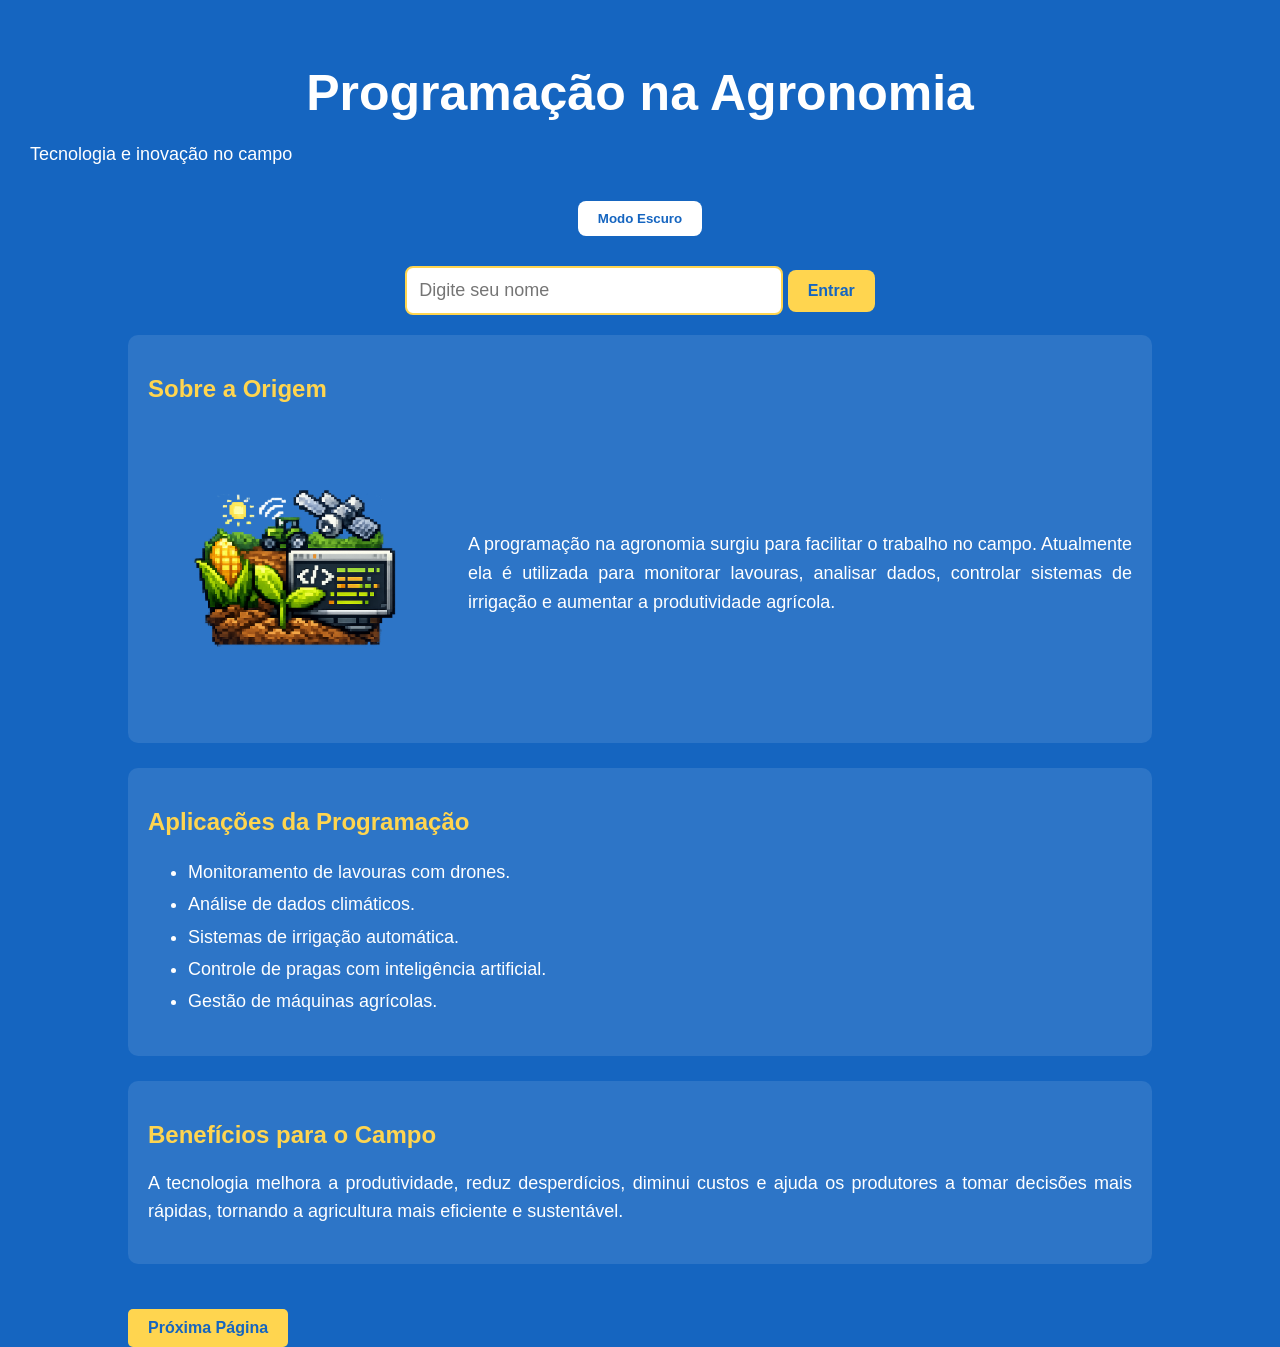
<file: index.html>
<!DOCTYPE html>
<html lang="pt-BR">

<head>
    <meta charset="UTF-8">
    <meta name="viewport" content="width=device-width, initial-scale=1.0">
    <title>Programação na Agronomia</title>
    <link rel="stylesheet" href="style.css">
</head>

<body>

    <header>
        <h1>Programação na Agronomia</h1>
        <p>Tecnologia e inovação no campo</p>
        <button id="modoEscuro"> Modo Escuro</button>
    </header>

<div class="nome">

    <input type="text" id="nome" placeholder="Digite seu nome">

    <button onclick="mostrarNome()">Entrar</button>

</div>

<p id="mensagem"></p>

    <main>
        <section>
            <h2>Sobre a Origem</h2>

            <div class="lado">
                <img src="agronomia.png" alt="Imagem representando tecnologia aplicada à agronomia">

                <p>
                    A programação na agronomia surgiu para facilitar o trabalho no campo.
                    Atualmente ela é utilizada para monitorar lavouras, analisar dados,
                    controlar sistemas de irrigação e aumentar a produtividade agrícola.
                </p>
            </div>
        </section>

        <section>
            <h2>Aplicações da Programação</h2>

            <ul>
                <li>Monitoramento de lavouras com drones.</li>
                <li>Análise de dados climáticos.</li>
                <li>Sistemas de irrigação automática.</li>
                <li>Controle de pragas com inteligência artificial.</li>
                <li>Gestão de máquinas agrícolas.</li>
            </ul>
        </section>

        <section>
            <h2>Benefícios para o Campo</h2>

            <p>
                A tecnologia melhora a produtividade, reduz desperdícios,
                diminui custos e ajuda os produtores a tomar decisões mais
                rápidas, tornando a agricultura mais eficiente e sustentável.
            </p>
        </section>

        <a href="pagina2.html" class="botao">
            Próxima Página 
        </a>

    </main>

    <script src="script.js"></script>

</body>

</html>
</file>
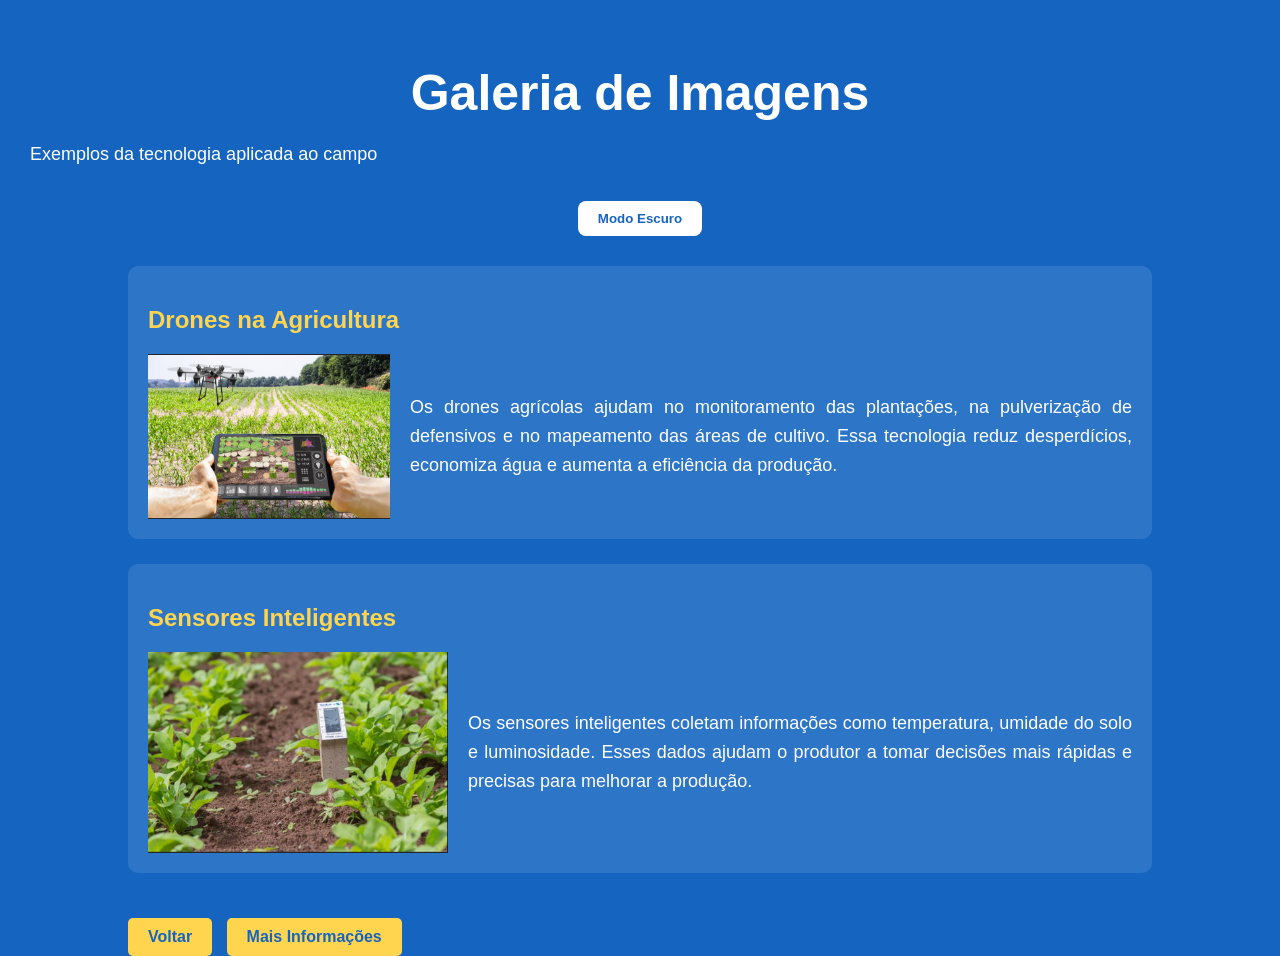
<file: pagina2.html>
<!DOCTYPE html>
<html lang="pt-BR">

<head>
    <meta charset="UTF-8">
    <meta name="viewport" content="width=device-width, initial-scale=1.0">
    <title>Programação na Agronomia - Continuação</title>
    <link rel="stylesheet" href="style.css">
</head>

<body>

    <header>
        <h1>Galeria de Imagens</h1>
        <p>Exemplos da tecnologia aplicada ao campo</p>
        <button id="modoEscuro"> Modo Escuro</button>
    </header>

    <main>

        <section>

            <h2>Drones na Agricultura</h2>

            <div class="lado">

                <img src="drone.png" alt="Drone sendo utilizado em uma lavoura">

                <p>
                    Os drones agrícolas ajudam no monitoramento das plantações,
                    na pulverização de defensivos e no mapeamento das áreas de cultivo.
                    Essa tecnologia reduz desperdícios, economiza água e aumenta a
                    eficiência da produção.
                </p>

            </div>

        </section>

        <section>

            <h2>Sensores Inteligentes</h2>

            <div class="lado">

                <img src="sensor.png" alt="Sensores inteligentes utilizados na agricultura">

                <p>
                    Os sensores inteligentes coletam informações como temperatura,
                    umidade do solo e luminosidade. Esses dados ajudam o produtor
                    a tomar decisões mais rápidas e precisas para melhorar a produção.
                </p>

            </div>

        </section>

        <a href="index.html" class="botao">
             Voltar
        </a>

        <a href="pagina3.html" class="botao">
            Mais Informações 
        </a>

    </main>
    
<script src="script.js"></script>

</body>

</html>
</file>
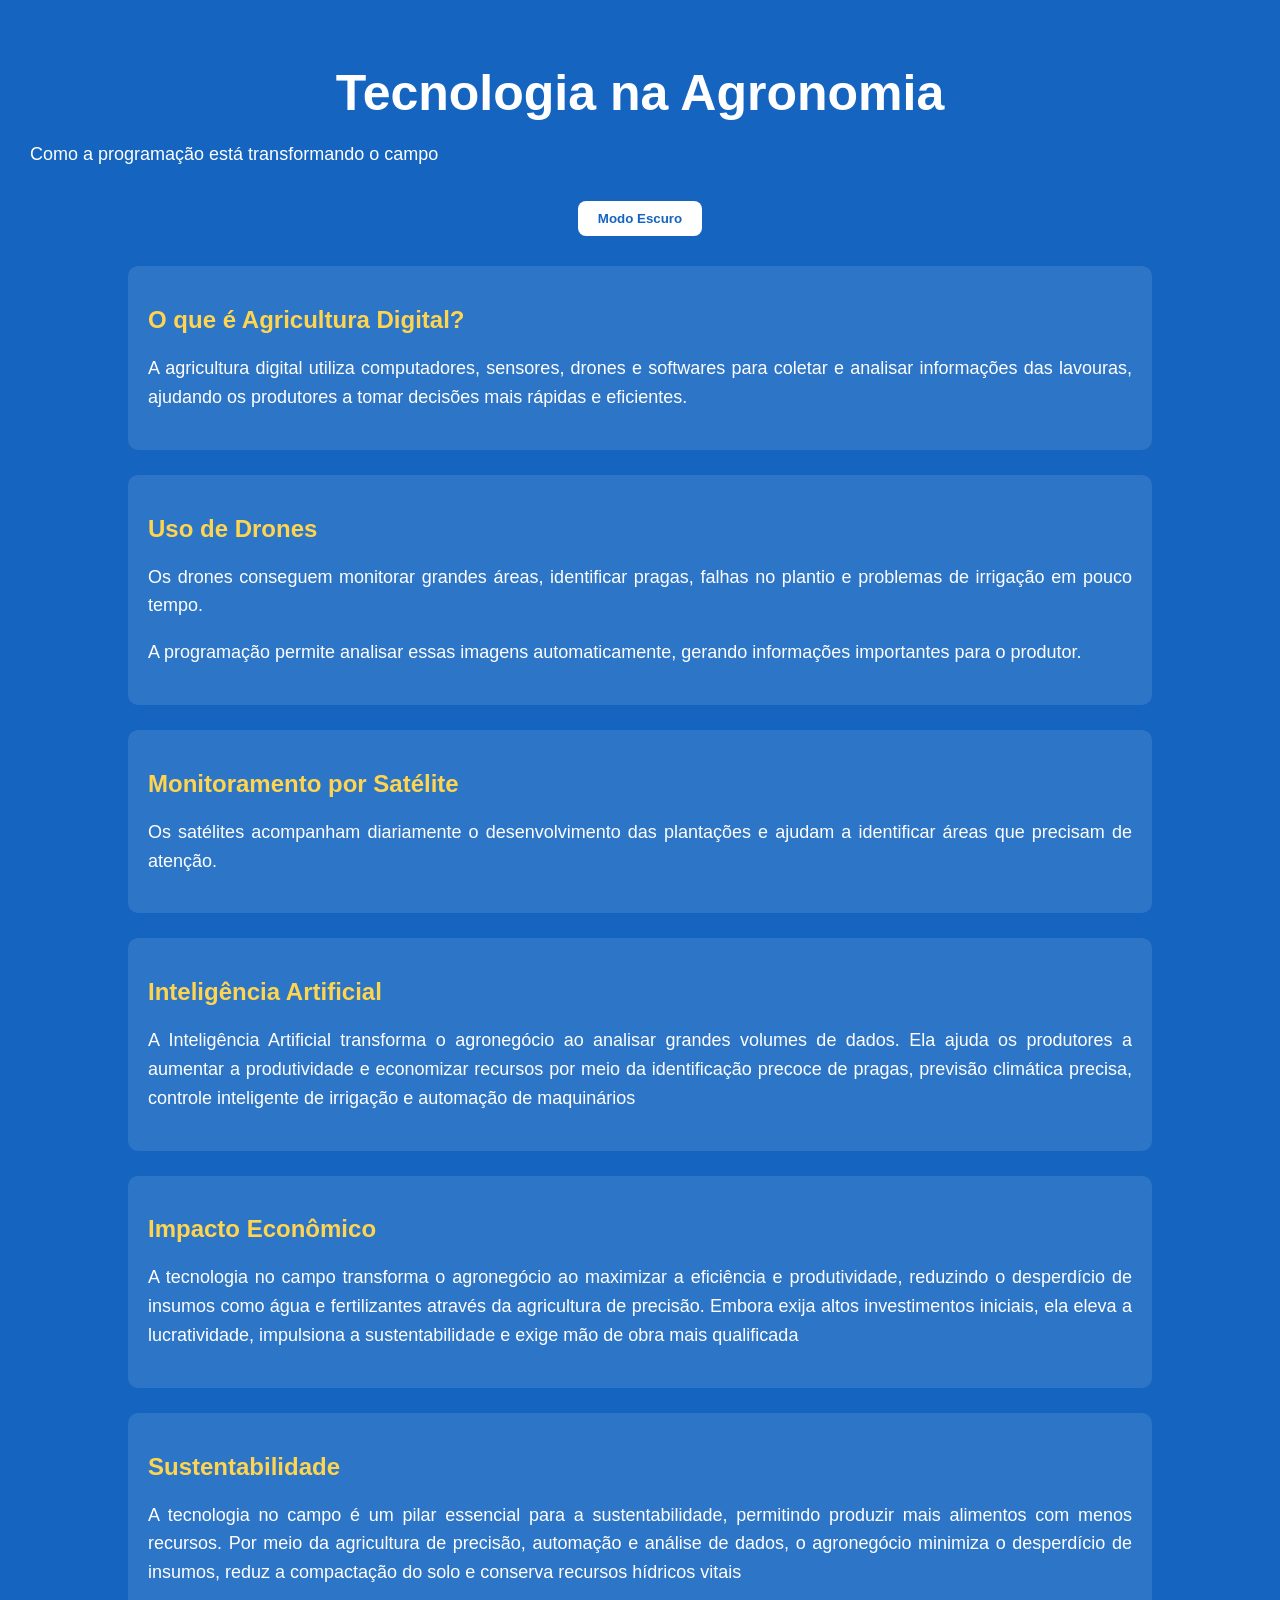
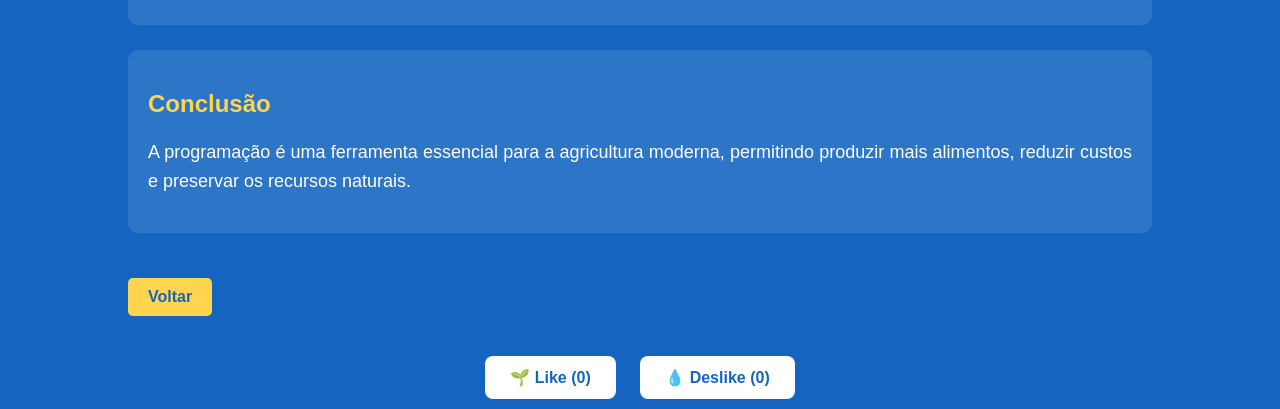
<file: pagina3.html>
<!DOCTYPE html>
<html lang="pt-BR">

<head>
    <meta charset="UTF-8">
    <meta name="viewport" content="width=device-width, initial-scale=1.0">
    <title>Mais Informações</title>
    <link rel="stylesheet" href="style.css">
</head>

<body>

    <header>
        <h1>Tecnologia na Agronomia</h1>
        <p>Como a programação está transformando o campo</p>
        <button id="modoEscuro"> Modo Escuro</button>
    </header>

    <main>

        <section>
            <h2>O que é Agricultura Digital?</h2>

            <p>
                A agricultura digital utiliza computadores, sensores, drones e
                softwares para coletar e analisar informações das lavouras,
                ajudando os produtores a tomar decisões mais rápidas e eficientes.
            </p>
        </section>

        <section>
            <h2>Uso de Drones</h2>

            <p>
                Os drones conseguem monitorar grandes áreas, identificar pragas,
                falhas no plantio e problemas de irrigação em pouco tempo.
            </p>

            <p>
                A programação permite analisar essas imagens automaticamente,
                gerando informações importantes para o produtor.
            </p>
        </section>

        <section>
            <h2>Monitoramento por Satélite</h2>

            <p>
                Os satélites acompanham diariamente o desenvolvimento das
                plantações e ajudam a identificar áreas que precisam de atenção.
            </p>
        </section>

        <section>
            <h2>Inteligência Artificial</h2>

            <p>
                A Inteligência Artificial transforma o agronegócio ao analisar grandes volumes de
                 dados. Ela ajuda os produtores a aumentar a produtividade e economizar recursos por meio da 
                 identificação precoce de pragas, previsão
                 climática precisa, controle inteligente de irrigação e automação de maquinários
            </p>
        </section>

        <section>
            <h2>Impacto Econômico</h2>

            <p>
             A tecnologia no campo transforma o agronegócio ao maximizar a eficiência 
             e produtividade, reduzindo o desperdício de insumos como água e fertilizantes
              através da agricultura de precisão. Embora exija altos investimentos iniciais, ela eleva
               a lucratividade, impulsiona 
             a sustentabilidade e exige mão de obra mais qualificada
            </p>
        </section>

        <section>
            <h2>Sustentabilidade</h2>

            <p>
            A tecnologia no campo é um pilar essencial para a sustentabilidade, permitindo
             produzir mais alimentos com menos recursos. Por meio da agricultura de precisão, automação e 
             análise de dados, o agronegócio minimiza o desperdício
             de insumos, reduz a compactação do solo e conserva recursos hídricos vitais
            </p>
        </section>

        <section>
            <h2>Conclusão</h2>

            <p>
                A programação é uma ferramenta essencial para a agricultura
                moderna, permitindo produzir mais alimentos, reduzir custos e
                preservar os recursos naturais.
            </p>
        </section>

        <a href="pagina2.html" class="botao">
             Voltar
        </a>

      <div class="avaliacao">

    <button id="like">
        🌱 Like (<span id="contadorLike">0</span>)
    </button>

    <button id="dislike">
        💧 Deslike (<span id="contadorDislike">0</span>)
    </button>

</div>

    </main>

    <script src="script.js"></script>

</body>

</html>
</file>
<file: style.css>
body {
    margin: 0;
    font-family: Arial, sans-serif;
    background-color: #1565c0;
    color: white;
}

header {
    text-align: center;
    padding: 30px;
}

header h1 {
    font-size: 50px;
    margin-bottom: 10px;
}

header p {
    font-size: 18px;
}

main {
    width: 80%;
    margin: auto;
}

section {
    background-color: rgba(255, 255, 255, 0.1);
    padding: 20px;
    margin-bottom: 25px;
    border-radius: 10px;
}

h2 {
    color: #ffd54f;
}

p {
    font-size: 18px;
    line-height: 1.6;
    text-align: justify;
}

ul {
    font-size: 18px;
    line-height: 1.8;
}

.lado {
    display: flex;
    align-items: center;
    gap: 20px;
}

.lado img {
    width: 300px;
    height: auto;
}

.botao {
    display: inline-block;
    margin-top: 20px;
    margin-right: 10px;
    padding: 10px 20px;
    background-color: #ffd54f;
    color: #1565c0;
    text-decoration: none;
    font-weight: bold;
    border-radius: 5px;
}

.nome {
    text-align: center;
}

.nome input {
    padding: 10px;
    width: 220px;
    font-size: 16px;
}

.nome button {
    padding: 10px 20px;
    font-size: 16px;
    cursor: pointer;
}
#mensagem {
    text-align: center;
    font-size: 20px;
    margin-top: 20px;
    color: #ffd54f;
    font-weight: bold;
}
.nome input {
    width: 250px;
    padding: 10px;
    font-size: 16px;
    border: 2px solid #ffd54f;
    border-radius: 8px;
    outline: none;
}
.nome input {
    width: 350px;
    padding: 12px;
    font-size: 18px;
    border: 2px solid #ffd54f;
    border-radius: 8px;
}
.nome button {
    padding: 12px 20px;
    background-color: #ffd54f;
    color: #1565c0;
    border: none;
    border-radius: 8px;
    font-size: 16px;
    font-weight: bold;
    cursor: pointer;
}
.avaliacao {
    text-align: center;
    margin-top: 30px;
}

.avaliacao button {
    background-color: white;
    color: #1565c0;
    padding: 12px 25px;
    margin: 10px;
    font-size: 16px;
    font-weight: bold;
    border: none;
    border-radius: 8px;
    cursor: pointer;
}

.ativo-like {
    background-color: green !important;
    color: white !important;
}

.ativo-dislike {
    background-color: red !important;
    color: white !important;
}

#modoEscuro {
    padding: 10px 20px;
    margin-top: 15px;
    background-color: white;
    color: #1565c0;
    border: none;
    border-radius: 8px;
    cursor: pointer;
    font-weight: bold;
}

body.escuro {
    background-color: #121212;
    color: white;
}

body.escuro section {
    background-color: #2b2b2b;
}

body.escuro h2 {
    color: #ffd54f;
}

body.escuro .botao {
    background-color: white;
    color: #121212;
}

body.escuro #modoEscuro {
    background-color: #444;
    color: white;
}
</file>
